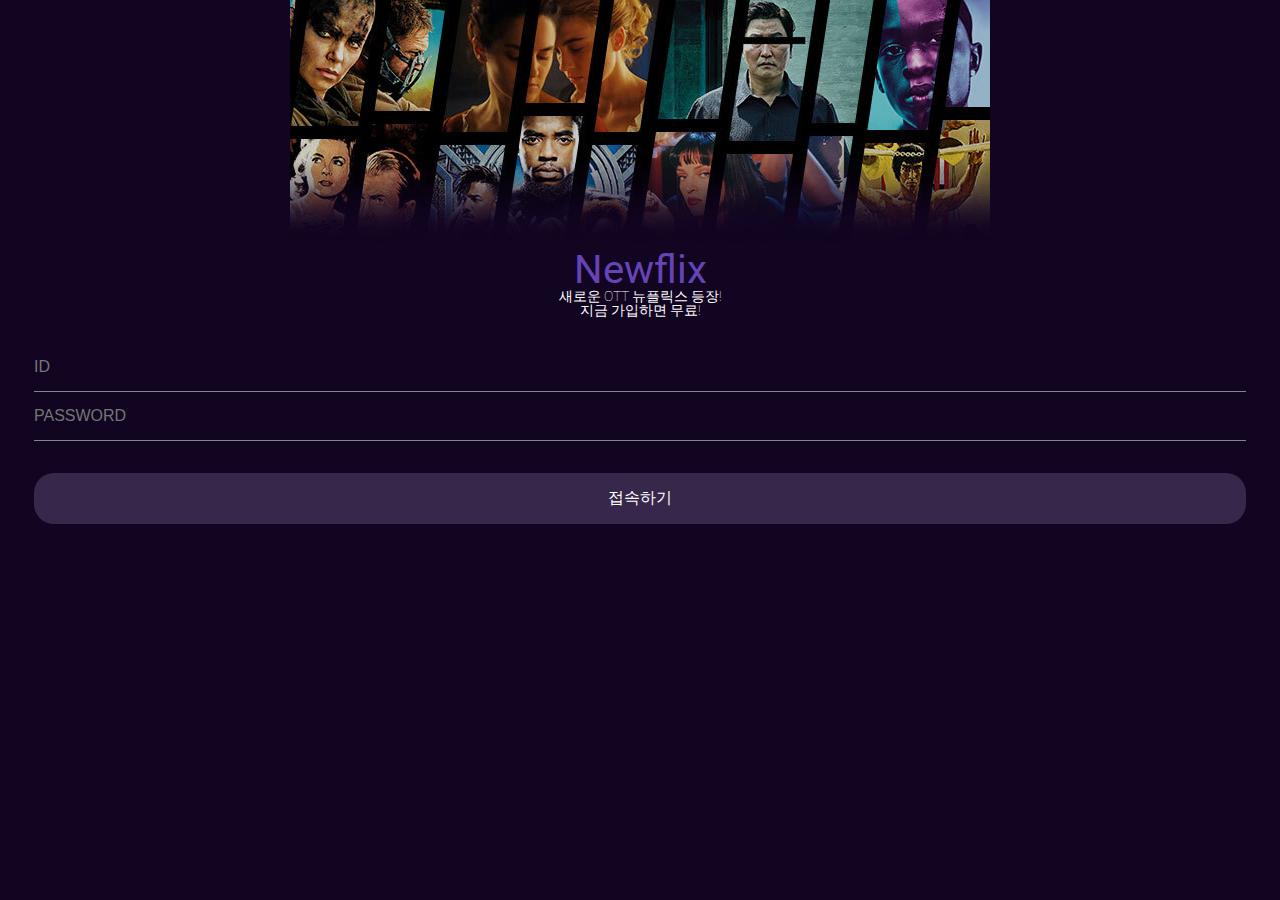
<file: index.html>
<!DOCTYPE html>
<html lang="ko">
<head>
  <meta charset="UTF-8">
  <meta name="viewport" content="width=device-width, initial-scale=1.0">
  <title>Newflix</title>
  <link rel="stylesheet" href="css/login.css">
</head>
<body>
  <img src="img/login-img.png" class="login-img" alt="로그인헤더이미지">
  <div class="login-title">
    <h1 class="login-title__maintext">Newflix</h1>
    <p class="login-title__subtext">새로운 OTT 뉴플릭스 등장! <br> 지금 가입하면 무료!</p>
  </div>
  <form action="find.html" class="login-form">
    <input 
    name="user-name"
    type="text"
    required 
    autocomplete="off"
    placeholder="ID"
  >
  <input 
    name="password"
    type="password"
    required 
    autocomplete="off"
    placeholder="PASSWORD"
  >
    <input type="submit" value="접속하기">
  </form>
</body>
</html>
</file>
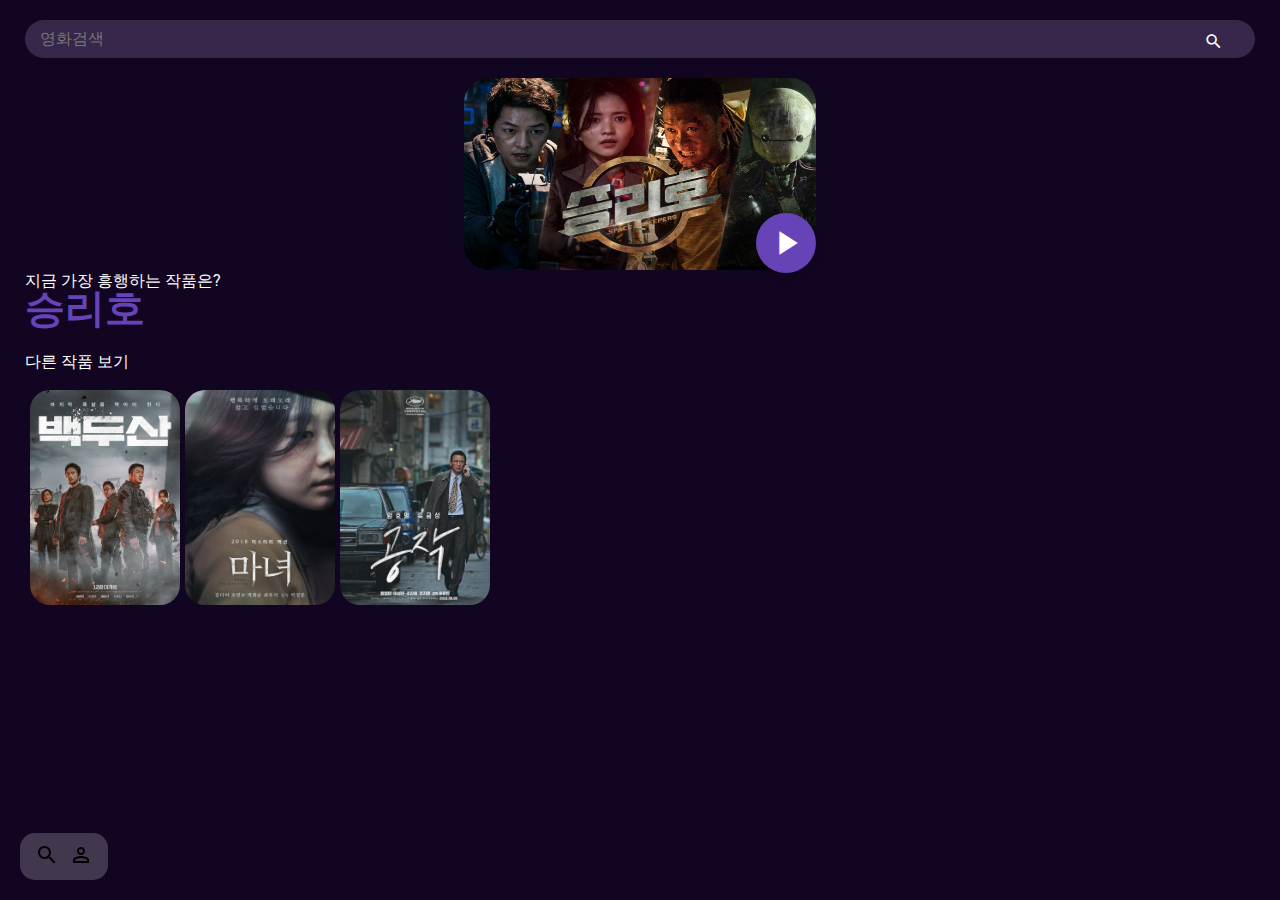
<file: find.html>
<!DOCTYPE html>
<html lang="ko">
<head>
  <meta charset="UTF-8">
  <meta name="viewport" content="width=device-width, initial-scale=1.0">
  <title>영화 추천 서비스</title>
  <link rel="stylesheet" href="css/find.css">
</head>
<body>
  <form class="find-search-bar-form">
    <div class="search-wrapper">
      <input class="find-search-bar" placeholder="영화검색" type="text">
      <span class="material-icons-outlined search-icon">search</span>
    </div>
  </form>

  <div class="best-movie position-relative">
    <div class="best-movie__img-container">
      <img class="best-movie__img" src="./img/find-bestMovie-img.jpg" alt="best-movie" />
      <!-- ✅ 버튼은 여기! 이미지 안에 포함되게 -->
      <span class="material-icons play-button">play_arrow</span>
    </div>
  </div>
    <div class="best-movie__title">
      <p class="best-movie__promotion-text">지금 가장 흥행하는 작품은?</p>
      <span class="best-movie__movie-name">승리호</span>
    </div>
  </div>

  <div class="movie-recommendation">
    <span class="movie-recommendation__title">다른 작품 보기</span>
    <ul class="movie-recommendation__imges">
      <li><img src="./img/find-movieRecommendation-01.jpg" alt="백두산"></li>
      <li><img src="./img/find-movieRecommendation-02.jpg" alt="마녀"></li>
      <li><img src="./img/find-movieRecommendation-03.jpg" alt="공작"></li>
    </ul>
  </div>
  
  <div class="navigation-bar">
    <a href="find.html">
      <span class="material-icons-outlined find-icon-licked">search</span>
    </a>
    <a href="mypage.html">
      <span class="material-icons-outlined">person_outline</span>
    </a>
  </div>
</body>
</html>
</file>
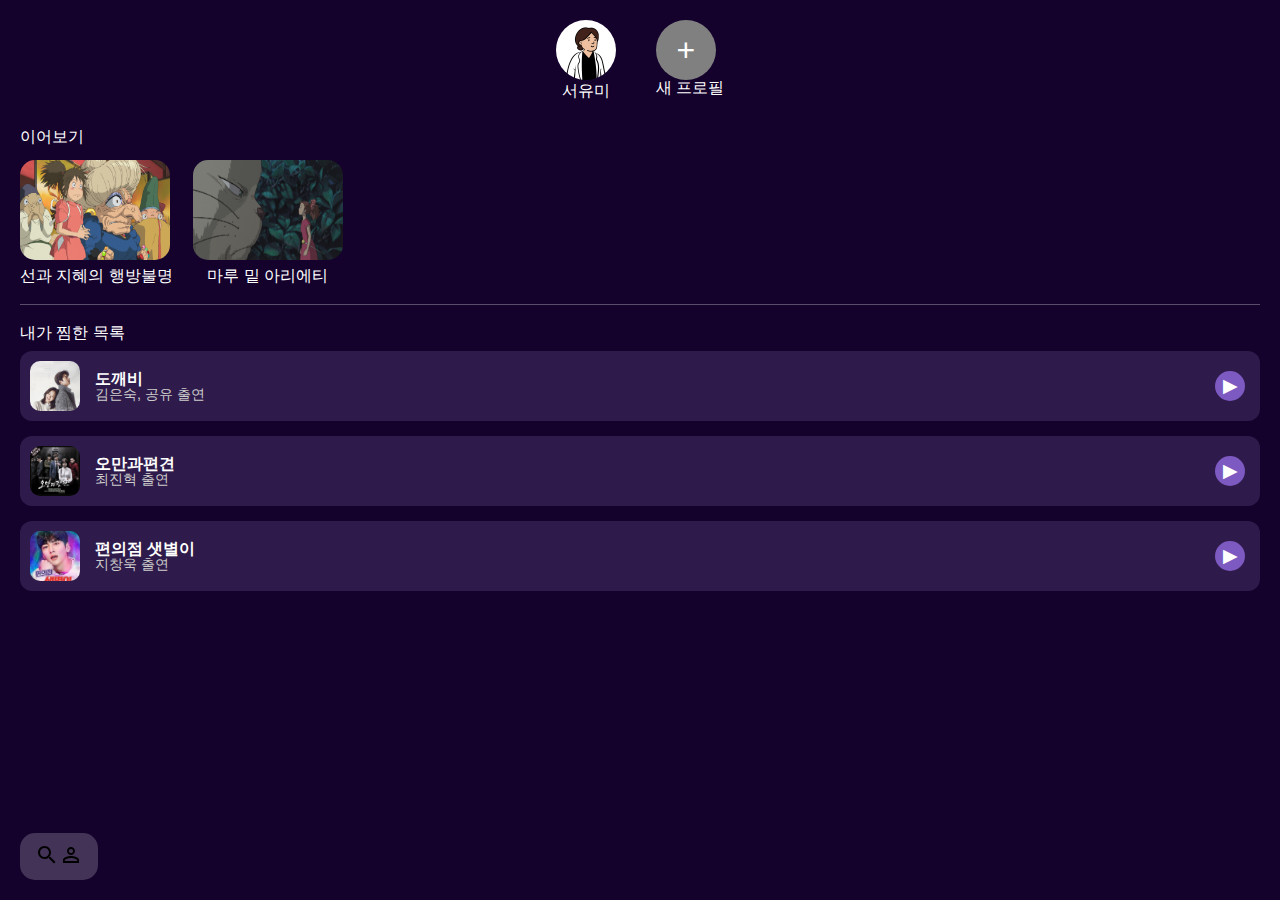
<file: mypage.html>
<!DOCTYPE html>
<html lang="en">
<head>
  <meta charset="UTF-8" />
  <meta name="viewport" content="width=device-width, initial-scale=1.0" />
  <title>mypage</title>
  <link rel="stylesheet" href="./css/mypage.css" />
</head>
<body>
  <div class="mypage-container">

    <!-- 🧑 프로필 영역 -->
     <!-- div>div>img+div -->
    <div class="profile-section">
      <div class="profile">
        <img src="./img/mypage-profile.jpg" alt="서유미" class="profile-img" />
        <p>서유미</p>
      </div>
      <div class="profile">
        <div class="profile-add">+</div>
        <p>새 프로필</p>
      </div>
    </div>

    <!-- 🖼️ 이어보기 -->
    <h3>이어보기</h3>
    <div class="continue-watching">
      <div class="thumbnail">
        <img src="./img/mypage-continueWatch-01.jpg" alt="선과 지혜의 행방불명" />
        <p>선과 지혜의 행방불명</p>
      </div>
      <div class="thumbnail">
        <img src="./img/mypage-continueWatch-02.jpg" alt="마루 밑 아리에티" />
        <p>마루 밑 아리에티</p>
      </div>
    </div>

    <!-- ✅ 여기에 선 추가! -->
<hr class="section-divider">

    <!-- ❤️ 내가 찜한 목록 -->
    <h3>내가 찜한 목록</h3>
    <div class="like-list">
      <div class="like-item">
        <img src="./img/mypage-wishlist-01.jpg" alt="도깨비" />
        <div class="info">
          <p class="title">도깨비</p>
          <p class="desc">김은숙, 공유 출연</p>
        </div>
        <span class="play-btn">▶</span>
      </div>
      <div class="like-item">
        <img src="./img/mypage-wishlist-02.jpg" alt="오만과편견견" />
        <div class="info">
          <p class="title">오만과편견</p>
          <p class="desc">최진혁 출연</p>
        </div>
        <span class="play-btn">▶</span>
      </div>
      <div class="like-item">
        <img src="./img/mypage-wishlist-03.jpg" alt="범죄와의 전쟁" />
        <div class="info">
          <p class="title">편의점 샛별이</p>
          <p class="desc">지창욱 출연</p>
        </div>
        <span class="play-btn">▶</span>
      </div>
    </div>
  </div>

 <!-- 🔽 하단 고정 메뉴 -->
  <div class="navigation-bar">
    <a href="find.html">
      <span class="material-icons-outlined">search</span>
    </a>
    <a href="mypage.html">
      <span class="material-icons-outlined">person_outline</span>
    </a>
  </div>
</body>
</html>
</file>
<file: css/login.css>
@import "./global.css";

.login-title{
  text-align: center; 
}

.login-title__maintext{
  font-size: 2.5rem;
  color : var(--purple);
}

.login-title__subtext{
  font-size: 0.9rem;
  font-weight: 100;
}

html, body{
  overflow: hidden ;
}

.login-form{
  display: flex;
  flex-direction: column;
  margin: 1.5rem;
}

.login-form input{
  padding: 15px 0;
  margin: 0 10px;
  border: none;
  outline: none;
  appearance: none;
  background-color: var(--background-purple);
  font-size: 1em;
}

.login-form input:focus{
  border-color: white;
}

.login-form input:not([type="submit"]){
  color: white;
  border-bottom: 1px solid var(--border);
  transition: border-color 0.3s ease-in-out;
}

.login-form input[type="submit"]{
  color: white;
  background-color: var(--darkpurple);
  border-radius: 20px;
  margin-top: 2rem;
  transition: background-color 0.2s ease-in-out;
}

.login-form input[type="submit"]:active{
  background-color: var(--purple);
}

.login-img {
  display: block;
  margin: 0 auto;
}
</file>
<file: css/find.css>
@import "./global.css";

html, body {
  overflow-x: hidden;
}

.find-search-bar-form{
  padding: 0 25px;
  margin-top: 20px;
  margin-bottom: 20px;
}
.search-wrapper {
  position: relative;
  width: 100%;
}

.find-search-bar-form div{width:100%;}

.find-search-bar{
  width: 100%;
  padding: 10px 40px 10px 15px;  /* ✅ 오른쪽 공간 확보 */
  background-color: var(--darkpurple);
  border-radius: 25px;
  color: white;
  font-size: 1rem;
}

.search-icon {
  position: absolute;
  right: 15px;
  top: 50%;
  transform: translateY(-50%);
  color: white;
  font-size: 1.2rem;
  pointer-events: none; /* 클릭 방지 */
}

.find-search-bar:focus{
  background-color: #594374;
}

.find-search-bar-form span{
  position: absolute;
  font: 1rem;
  bottom: 0.3rem;
  right: 2rem;
}

.best-movie__img-container{
  position: relative;
  width: fit-content;
  margin: 0 auto;  
}

/* 이미지 사이즈 조정 */
.best-movie__img{
  width: 22rem;
  height: 12rem;
  border-radius: 25px;
}

.best-movie__title{
  padding-left: 25px;
}

.best-movie__promotion-title{
  font-size: 14px;
}

.best-movie__movie-name{
  color: var(--purple);
  font-size: 40px;
  font-weight: 600;
}
.movie-recommendation{
  margin: 25px 0;
  padding: 0 25px;
}
.movie-recommendation__imges{
  margin-top: 20px;
  /* ul 스타일 제거 */
  list-style: none;
  display: flex;
  overflow: scroll;

  /* 스크롤바 없애기 */
  scrollbar-width: none;         /* Firefox */
  -ms-overflow-style: none;      /* IE, Edge */
}

.movie-recommendation__imges::-webkit-scrollbar {
  display: none;                 /* Chrome, Safari */
}
.movie-recommendation__imges li{
  margin-left: 5px;
}
.movie-recommendation__imges img{
  width: 150px;
  border-radius: 20px;
}

.play-button {
  position: absolute;
  bottom: 0rem;
  right: 0rem;    

  width: 60px;
  height: 60px;
  background-color: var(--purple);
  border-radius: 50%;

  display: flex;
  align-items: center;
  justify-content: center;

  color: white;
  font-size: 2.5rem;
  box-shadow: 0 4px 10px rgba(0, 0, 0, 0.3);
  cursor: pointer;
}

.section-divider {
  border: none;
  border-top: 1px solid var(--border);  /* 이미 쓰고 있는 border 색상 변수 */
  margin: 20px 0;
}



/* - 검색바
검색바 위 간격 조정 50px
input의 끝 모서리를 둥글하게 조정
width: 100%
padding: 10px
글자의 크기 화이트 지정

검색바에 포커스 지정 */
</file>
<file: css/mypage.css>
@import "./global.css";

body {
  background-color: #14012c;
  color: white;
  font-family: 'Noto Sans KR', sans-serif;
  margin: 0;
  padding: 0;
}

.mypage-container {
  padding: 20px;
  margin: 0 auto;
}

.profile-section {
  display: flex;
  justify-content: center;  /* 가운데 정렬 */
  gap: 40px;
  margin-bottom: 30px;
}

.profile {
  text-align: center;
  color: white;
}

.profile-img {
  width: 60px;
  height: 60px;
  border-radius: 50%;
}

.profile-add {
  width: 60px;
  height: 60px;
  border-radius: 50%;
  background-color: gray;
  font-size: 2rem;
  display: flex;
  justify-content: center;
  align-items: center;
}

.continue-watching {
  display: flex;
  gap: 20px;
  margin: 15px 0;
}

.thumbnail img {
  width: 150px;
  height: 100px;
  border-radius: 15px;
}

.thumbnail p {
  text-align: center;
  margin-top: 5px;
}

.like-list {
  display: flex;
  flex-direction: column;
  gap: 15px;
  margin-top: 10px;
}

.like-item {
  display: flex;
  align-items: center;
  background-color: #2f1b4b;
  border-radius: 12px;
  padding: 10px;
  position: relative;
}

.like-item img {
  width: 50px;
  height: 50px;
  border-radius: 10px;
  margin-right: 15px;
}

.like-item .info {
  flex-grow: 1;
}

.like-item .title {
  font-weight: bold;
}

.like-item .desc {
  font-size: 0.9rem;
  color: #ccc;
}

.play-btn {
  position: absolute;
  right: 15px;
  background-color: #7d59c2;
  color: white;
  font-size: 1.2rem;
  width: 30px;
  height: 30px;
  border-radius: 50%;
  display: flex;
  justify-content: center;
  align-items: center;
}
.section-divider {
  border: none;
  border-top: 1px solid rgba(255, 255, 255, 0.3);  /* 이미 쓰고 있는 border 색상 변수 */
  margin: 20px 0;
}
</file>
